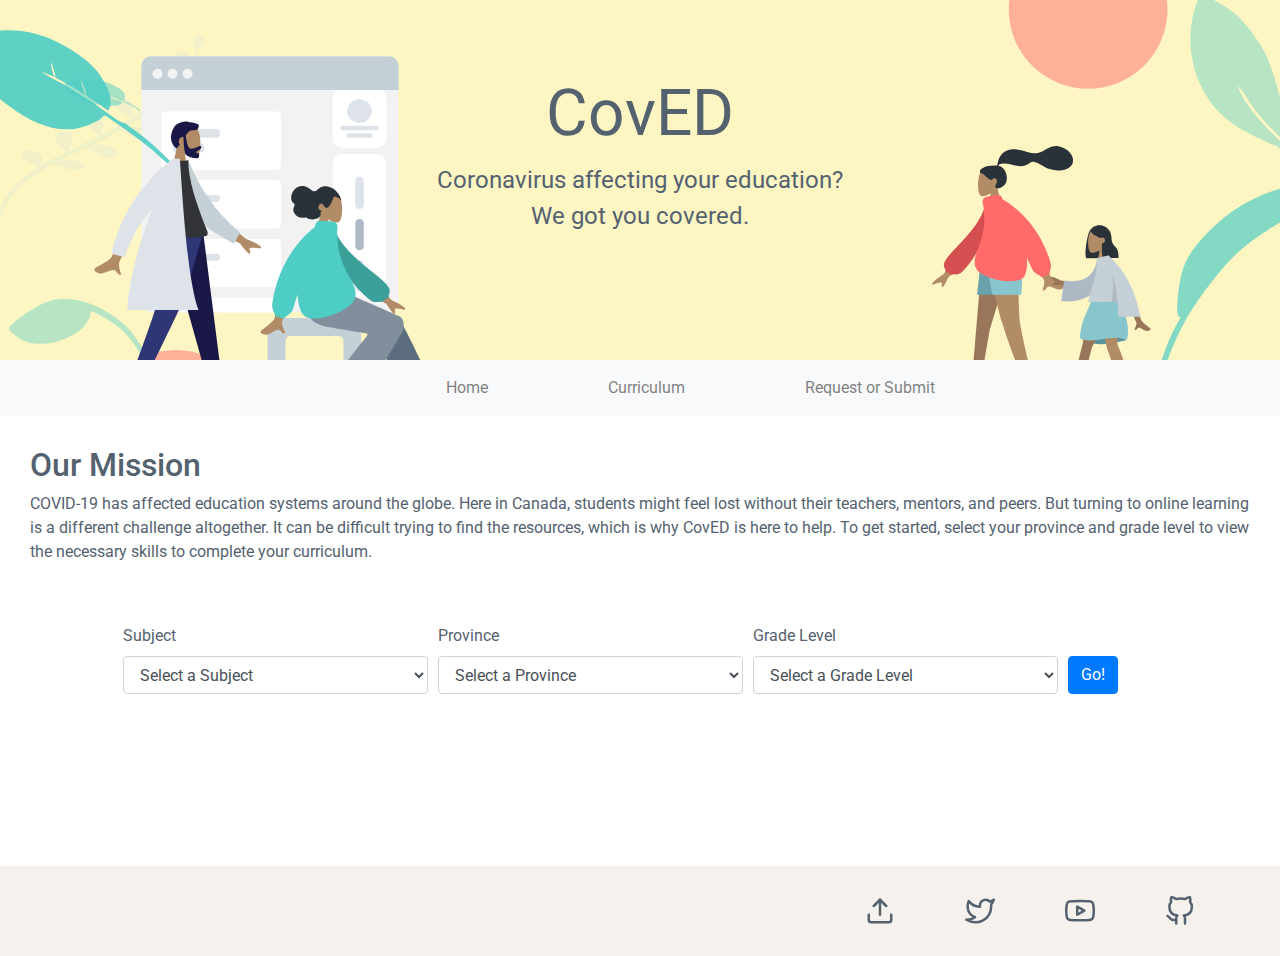
<file: index.html>
<!DOCTYPE html>
<html lang="en" dir="ltr">
    <head>
        <meta charset="UTF-8">
        <meta name="viewport" content="width=device-width, initial-scale=1.0">
        <link rel="icon" type="image/png" href="assets/icons/favicon.svg"/>
        <title>CovED</title>

        <link rel="stylesheet" type="text/css" href="assets/bootstrap/bootstrap.min.css">
        <link rel="stylesheet" type="text/css" href="main.css">
        <link href="https://fonts.googleapis.com/css2?family=Roboto:wght@300;400;500;700&display=swap" rel="stylesheet">

        <script src="https://code.jquery.com/jquery-3.2.1.slim.min.js" integrity="sha384-KJ3o2DKtIkvYIK3UENzmM7KCkRr/rE9/Qpg6aAZGJwFDMVNA/GpGFF93hXpG5KkN" crossorigin="anonymous"></script>
        <script src="https://cdnjs.cloudflare.com/ajax/libs/popper.js/1.12.9/umd/popper.min.js" integrity="sha384-ApNbgh9B+Y1QKtv3Rn7W3mgPxhU9K/ScQsAP7hUibX39j7fakFPskvXusvfa0b4Q" crossorigin="anonymous"></script>
        <script src="assets/bootstrap/bootstrap.min.js"></script>
    </head>
    <body>
        <header>
            <h1>CovED</h1>
            <p>Coronavirus affecting your education?<br>We got you covered.</p>
        </header>
        <nav class="navbar navbar-expand-lg navbar-light bg-light">
          <div class="collapse navbar-collapse" id="navbarNavDropdown">
            <ul class="navbar-nav">
              <li class="nav-item">
                <a class="nav-link" href="index.html">Home <span class="sr-only">(current)</span></a>
              </li>
              <li class="nav-item">
                <a class="nav-link" href="curriculum.html">Curriculum</a>
              </li>
              <li class="nav-item">
                <a class="nav-link" href="request.html">Request or Submit</a>
              </li>
            </ul>
          </div>
        </nav>
        <section>
            <h2>Our Mission</h2>
            <p>
                COVID-19 has affected education systems around the globe. Here in Canada, students might feel lost without their teachers, mentors, and peers. But turning to online learning is a different challenge altogether. It can be difficult trying to find the resources, which is why CovED is here to help. To get started, select your province and grade level to view the necessary skills to complete your curriculum.
            </p>
            <div class="select-forms">
                <div class="form-group-subject">
                    <label for="select-form-subject" id="select-form-subject-label">Subject</label>
                    <select class="form-control" id="select-form-subject">
                        <option value="" selected disabled hidden>Select a Subject</option>
                        <option value="chemistry">Chemistry</option>
                        <option value="math">Math</option>
                        <option value="physics">Physics</option>
                        <option value="biology">Biology</option>
                    </select>
                </div>
                <div class="form-group-province">
                    <label for="select-form-province" id="select-form-province-label">Province</label>
                    <select class="form-control" id="select-form-province">
                        <option value="" selected disabled hidden>Select a Province</option>
                        <option value="bc">British Columbia</option>
                        <option value="ab">Alberta</option>
                        <option value="sk">Saskatchewan</option>
                        <option value="mb">Manitoba</option>
                        <option value="on">Ontario</option>
                        <option value="qc">Québec</option>
                        <option value="nb">New Brunswick</option>
                        <option value="ns">Nova Scotia</option>
                        <option value="pe">Prince Edward Island</option>
                        <option value="nl">Newfoundland and Labrador</option>
                        <option value="yt">Yukon</option>
                        <option value="nt">Northwest Territories</option>
                        <option value="nu">Nunavut</option>
                    </select>
                </div>
                <div class="form-group-grade-level">
                    <label for="select-form-grade-level" id="select-form-grade-level-label">Grade Level</label>
                    <select class="form-control" id="select-form-grade-level">
                        <option value="" selected disabled hidden>Select a Grade Level</option>
                        <option value="11">Grade 11</option>
                        <option value="12">Grade 12</option>
                    </select>
                </div>
                <a class="btn btn-primary" id="go-button" href="#">Go!</a>
            </div>
        </section>

        <footer>
            <div class="icons">
                <img src="assets/icons/upload.svg" alt="Upload"/>
                <img src="assets/icons/twitter.svg" alt="Twitter"/>
                <img src="assets/icons/youtube.svg" alt="YouTube"/>
                <img src="assets/icons/github.svg" alt="GitHub"/>
            </div>
        </footer>
    </body>
    <script src="main.js"></script>
</html>
</file>
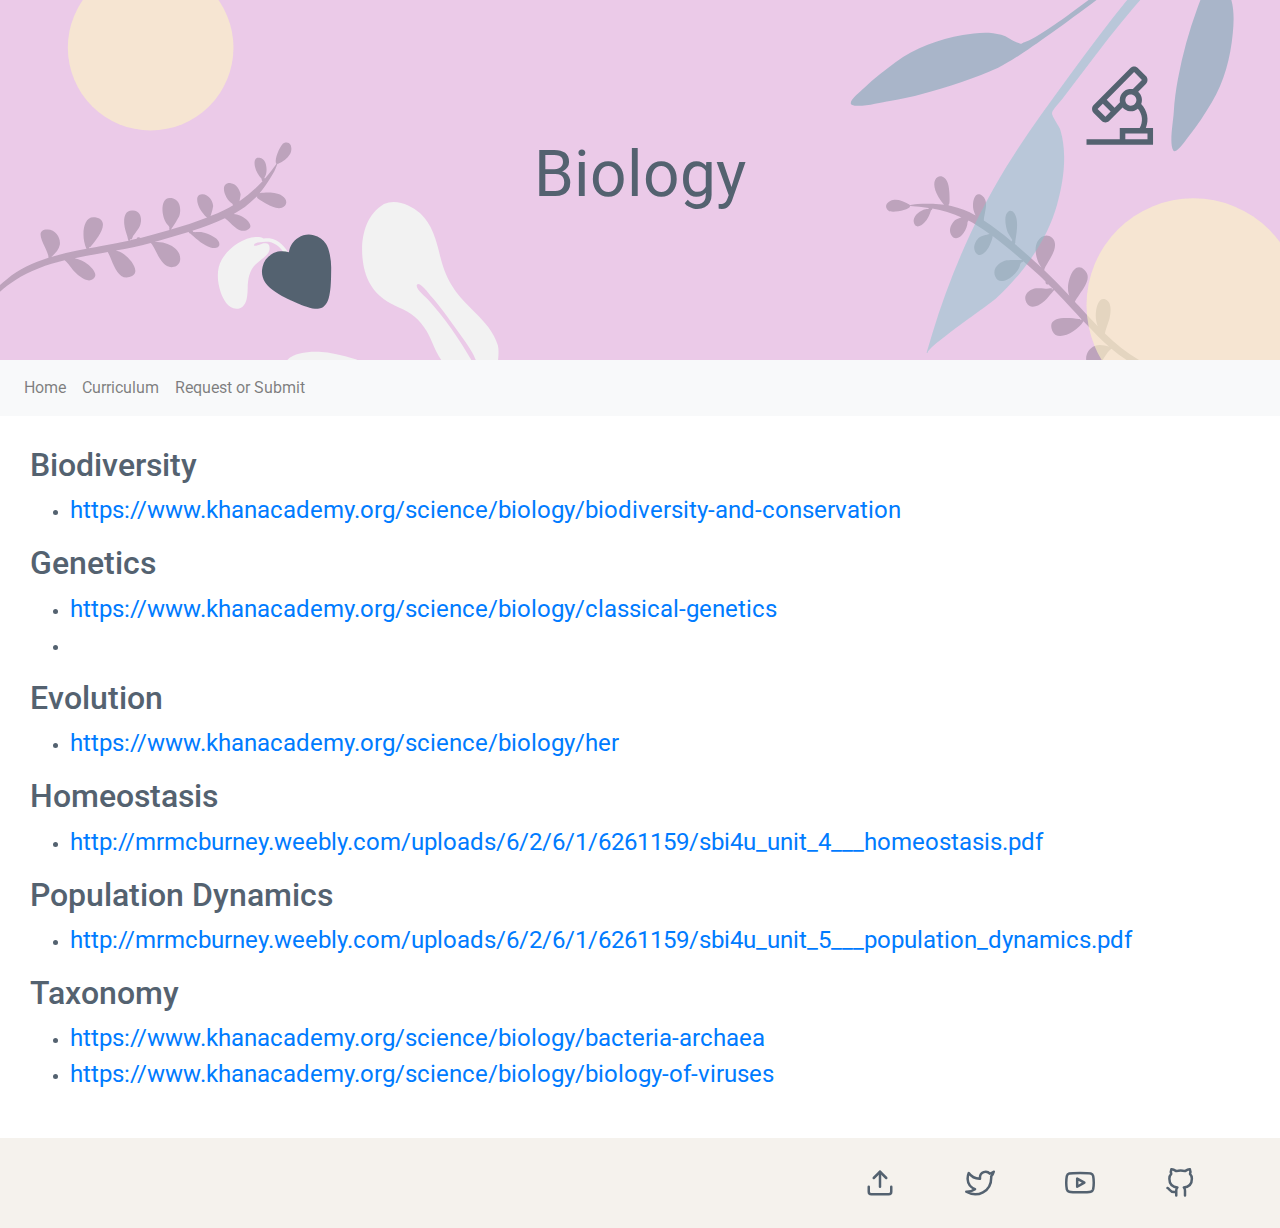
<file: biology.html>
<!DOCTYPE html>
<html lang="en" dir="ltr">
  <head>
    <meta charset="utf-8">
    <link rel="icon" type="image/png" href="assets/icons/favicon.svg"/>
    <link rel="stylesheet" type="text/css" href="assets/bootstrap/bootstrap.min.css">
    <link rel="stylesheet" type="text/css" href="subjectstyle.css">
    <link href="https://fonts.googleapis.com/css2?family=Roboto:wght@300;400;500;700&display=swap" rel="stylesheet">
    <title>Biology</title>
  </head>
  <body>
    <header style="background-image: url(assets/images/biologyheader.svg);">
      <h1>Biology</h1>
    </header>
    <nav class="navbar navbar-expand-lg navbar-light bg-light">
      <div class="collapse navbar-collapse" id="navbarNavDropdown">
        <ul class="navbar-nav">
          <li class="nav-item">
            <a class="nav-link" href="index.html">Home <span class="sr-only">(current)</span></a>
          </li>
          <li class="nav-item">
            <a class="nav-link" href="curriculum.html">Curriculum</a>
          </li>
          <li class="nav-item">
            <a class="nav-link" href="request.html">Request or Submit</a>
          </li>
        </ul>
      </div>
    </nav>
    <section>
        <div id="biodiversity">
            <h2>Biodiversity</h2>
            <ul>
                <li><a href="https://www.khanacademy.org/science/biology/biodiversity-and-conservation">https://www.khanacademy.org/science/biology/biodiversity-and-conservation</a></li>
            </ul>
        </div>
        <div id="genetics">
            <h2>Genetics</h2>
            <ul>
                <li><a href="https://www.khanacademy.org/science/biology/classical-genetics">https://www.khanacademy.org/science/biology/classical-genetics</a></li>
                <li><a href=""></a></li>

            </ul>
        </div>
        <div id="evolution">
            <h2>Evolution</h2>
            <ul>
                <li><a href="https://www.khanacademy.org/science/biology/her">https://www.khanacademy.org/science/biology/her</a></li>

            </ul>
        </div>
        <div id="homeostasis">
            <h2>Homeostasis</h2>
            <ul>
                <li><a href="http://mrmcburney.weebly.com/uploads/6/2/6/1/6261159/sbi4u_unit_4___homeostasis.pdf">http://mrmcburney.weebly.com/uploads/6/2/6/1/6261159/sbi4u_unit_4___homeostasis.pdf</a></li>
            </ul>
        </div>
        <div id="populationdynamics">
            <h2>Population Dynamics</h2>
            <ul>
                <li><a href="http://mrmcburney.weebly.com/uploads/6/2/6/1/6261159/sbi4u_unit_5___population_dynamics.pdf">http://mrmcburney.weebly.com/uploads/6/2/6/1/6261159/sbi4u_unit_5___population_dynamics.pdf</a></li>
            </ul>
        </div>
        <div id="taxonomy">
            <h2>Taxonomy</h2>
            <ul>
                <li><a href="https://www.khanacademy.org/science/biology/bacteria-archaea">https://www.khanacademy.org/science/biology/bacteria-archaea</a></li>
                <li><a href="https://www.khanacademy.org/science/biology/biology-of-viruses">https://www.khanacademy.org/science/biology/biology-of-viruses</a></li>
            </ul>
        </div>
    </section>
    <footer>
        <div class="icons">
            <img src="assets/icons/upload.svg" alt="Upload" align="right"/>
            <img src="assets/icons/twitter.svg" alt="Twitter" align="right"/>
            <img src="assets/icons/youtube.svg" alt="YouTube" align="right"/>
            <img src="assets/icons/github.svg" alt="GitHub" align="right"/>
        </div>
    </footer>
  </body>
</html>
</file>
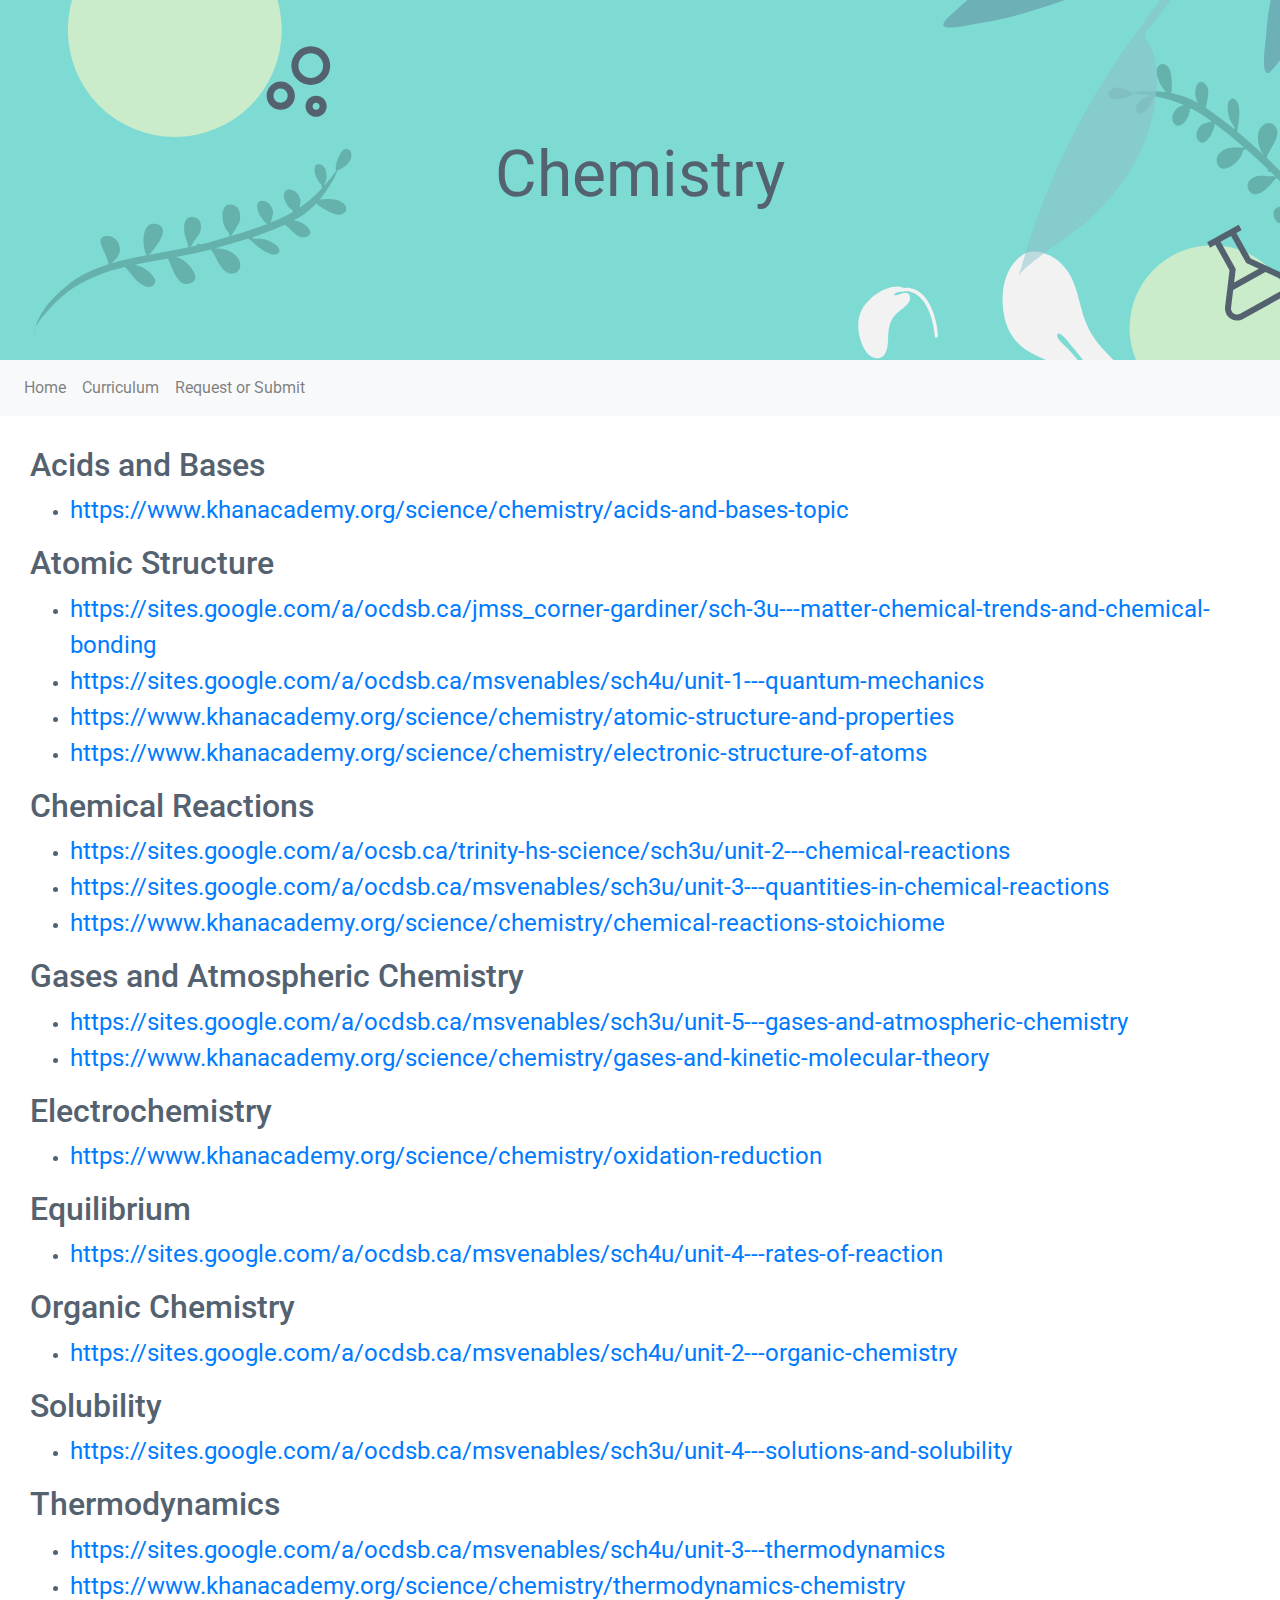
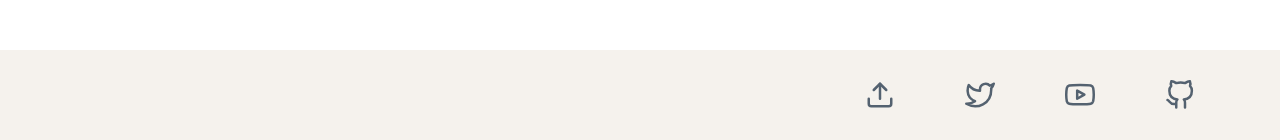
<file: chemistry.html>
<!DOCTYPE html>
<html lang="en" dir="ltr">
  <head>
    <meta charset="utf-8">
    <link rel="icon" type="image/png" href="assets/icons/favicon.svg"/>
    <link rel="stylesheet" type="text/css" href="assets/bootstrap/bootstrap.min.css">
    <link rel="stylesheet" type="text/css" href="subjectstyle.css">
    <link href="https://fonts.googleapis.com/css2?family=Roboto:wght@300;400;500;700&display=swap" rel="stylesheet">
    <title>Biology</title>
  </head>
  <body>
    <header style="background-image: url(assets/images/chemistryHeader.svg);">
      <h1>Chemistry</h1>
    </header>
    <nav class="navbar navbar-expand-lg navbar-light bg-light">
      <div class="collapse navbar-collapse" id="navbarNavDropdown">
        <ul class="navbar-nav">
          <li class="nav-item">
            <a class="nav-link" href="index.html">Home <span class="sr-only">(current)</span></a>
          </li>
          <li class="nav-item">
            <a class="nav-link" href="curriculum.html">Curriculum</a>
          </li>
          <li class="nav-item">
            <a class="nav-link" href="request.html">Request or Submit</a>
          </li>
        </ul>
      </div>
    </nav>
    <section>
        <div id="acidsandbases">
            <h2>Acids and Bases</h2>
            <ul>
                <li><a href="https://www.khanacademy.org/science/chemistry/acids-and-bases-topic">https://www.khanacademy.org/science/chemistry/acids-and-bases-topic</a></li>
            </ul>
        </div>
        <div id="atomicstructure">
            <h2>Atomic Structure</h2>
            <ul>
                <li><a href="https://sites.google.com/a/ocdsb.ca/jmss_corner-gardiner/sch-3u---matter-chemical-trends-and-chemical-bonding">https://sites.google.com/a/ocdsb.ca/jmss_corner-gardiner/sch-3u---matter-chemical-trends-and-chemical-bonding</a></li>
                <li><a href="https://sites.google.com/a/ocdsb.ca/msvenables/sch4u/unit-1---quantum-mechanics">https://sites.google.com/a/ocdsb.ca/msvenables/sch4u/unit-1---quantum-mechanics</a></li>
                <li><a href="https://www.khanacademy.org/science/chemistry/atomic-structure-and-properties">https://www.khanacademy.org/science/chemistry/atomic-structure-and-properties</a></li>
                <li><a href="https://www.khanacademy.org/science/chemistry/electronic-structure-of-atoms">https://www.khanacademy.org/science/chemistry/electronic-structure-of-atoms</a></li>
            </ul>
        </div>
        <div id="chemicalreactions">
            <h2>Chemical Reactions</h2>
            <ul>
                <li><a href="https://sites.google.com/a/ocsb.ca/trinity-hs-science/sch3u/unit-2---chemical-reactions">https://sites.google.com/a/ocsb.ca/trinity-hs-science/sch3u/unit-2---chemical-reactions</a></li>
                <li><a href="https://sites.google.com/a/ocdsb.ca/msvenables/sch3u/unit-3---quantities-in-chemical-reactions">https://sites.google.com/a/ocdsb.ca/msvenables/sch3u/unit-3---quantities-in-chemical-reactions</a></li>
                <li><a href="https://www.khanacademy.org/science/chemistry/chemical-reactions-stoichiome">https://www.khanacademy.org/science/chemistry/chemical-reactions-stoichiome</a></li>
            </ul>
        </div>
        <div id="gasesandatmosphericchemistry">
            <h2>Gases and Atmospheric Chemistry</h2>
            <ul>
                <li><a href="https://sites.google.com/a/ocdsb.ca/msvenables/sch3u/unit-5---gases-and-atmospheric-chemistry">https://sites.google.com/a/ocdsb.ca/msvenables/sch3u/unit-5---gases-and-atmospheric-chemistry</a></li>
                <li><a href="https://www.khanacademy.org/science/chemistry/gases-and-kinetic-molecular-theory">https://www.khanacademy.org/science/chemistry/gases-and-kinetic-molecular-theory</a></li>
            </ul>
        </div>
        <div id="electrochemistry">
            <h2>Electrochemistry</h2>
            <ul>
                <li><a href="https://www.khanacademy.org/science/chemistry/oxidation-reduction">https://www.khanacademy.org/science/chemistry/oxidation-reduction</a></li>
            </ul>
        </div>
        <div id="equilibrium">
            <h2>Equilibrium</h2>
            <ul>
                <li><a href="https://sites.google.com/a/ocdsb.ca/msvenables/sch4u/unit-4---rates-of-reaction">https://sites.google.com/a/ocdsb.ca/msvenables/sch4u/unit-4---rates-of-reaction</a></li>
            </ul>
        </div>
        <div id="organicchemistry">
            <h2>Organic Chemistry</h2>
            <ul>
                <li><a href="https://sites.google.com/a/ocdsb.ca/msvenables/sch4u/unit-2---organic-chemistry">https://sites.google.com/a/ocdsb.ca/msvenables/sch4u/unit-2---organic-chemistry</a></li>
            </ul>
        </div>
        <div id="solubility">
            <h2>Solubility</h2>
            <ul>
                <li><a href="https://sites.google.com/a/ocdsb.ca/msvenables/sch3u/unit-4---solutions-and-solubility">https://sites.google.com/a/ocdsb.ca/msvenables/sch3u/unit-4---solutions-and-solubility</a></li>
            </ul>
        </div>
        <div id="thermodynamics">
            <h2>Thermodynamics</h2>
            <ul>
                <li><a href="https://sites.google.com/a/ocdsb.ca/msvenables/sch4u/unit-3---thermodynamics">https://sites.google.com/a/ocdsb.ca/msvenables/sch4u/unit-3---thermodynamics</a></li>
                <li><a href="https://www.khanacademy.org/science/chemistry/thermodynamics-chemistry">https://www.khanacademy.org/science/chemistry/thermodynamics-chemistry</a></li>
            </ul>
        </div>
    </section>
    <footer>
        <div class="icons">
            <img src="assets/icons/upload.svg" alt="Upload" align="right"/>
            <img src="assets/icons/twitter.svg" alt="Twitter" align="right"/>
            <img src="assets/icons/youtube.svg" alt="YouTube" align="right"/>
            <img src="assets/icons/github.svg" alt="GitHub" align="right"/>
        </div>
    </footer>
  </body>
</html>
</file>
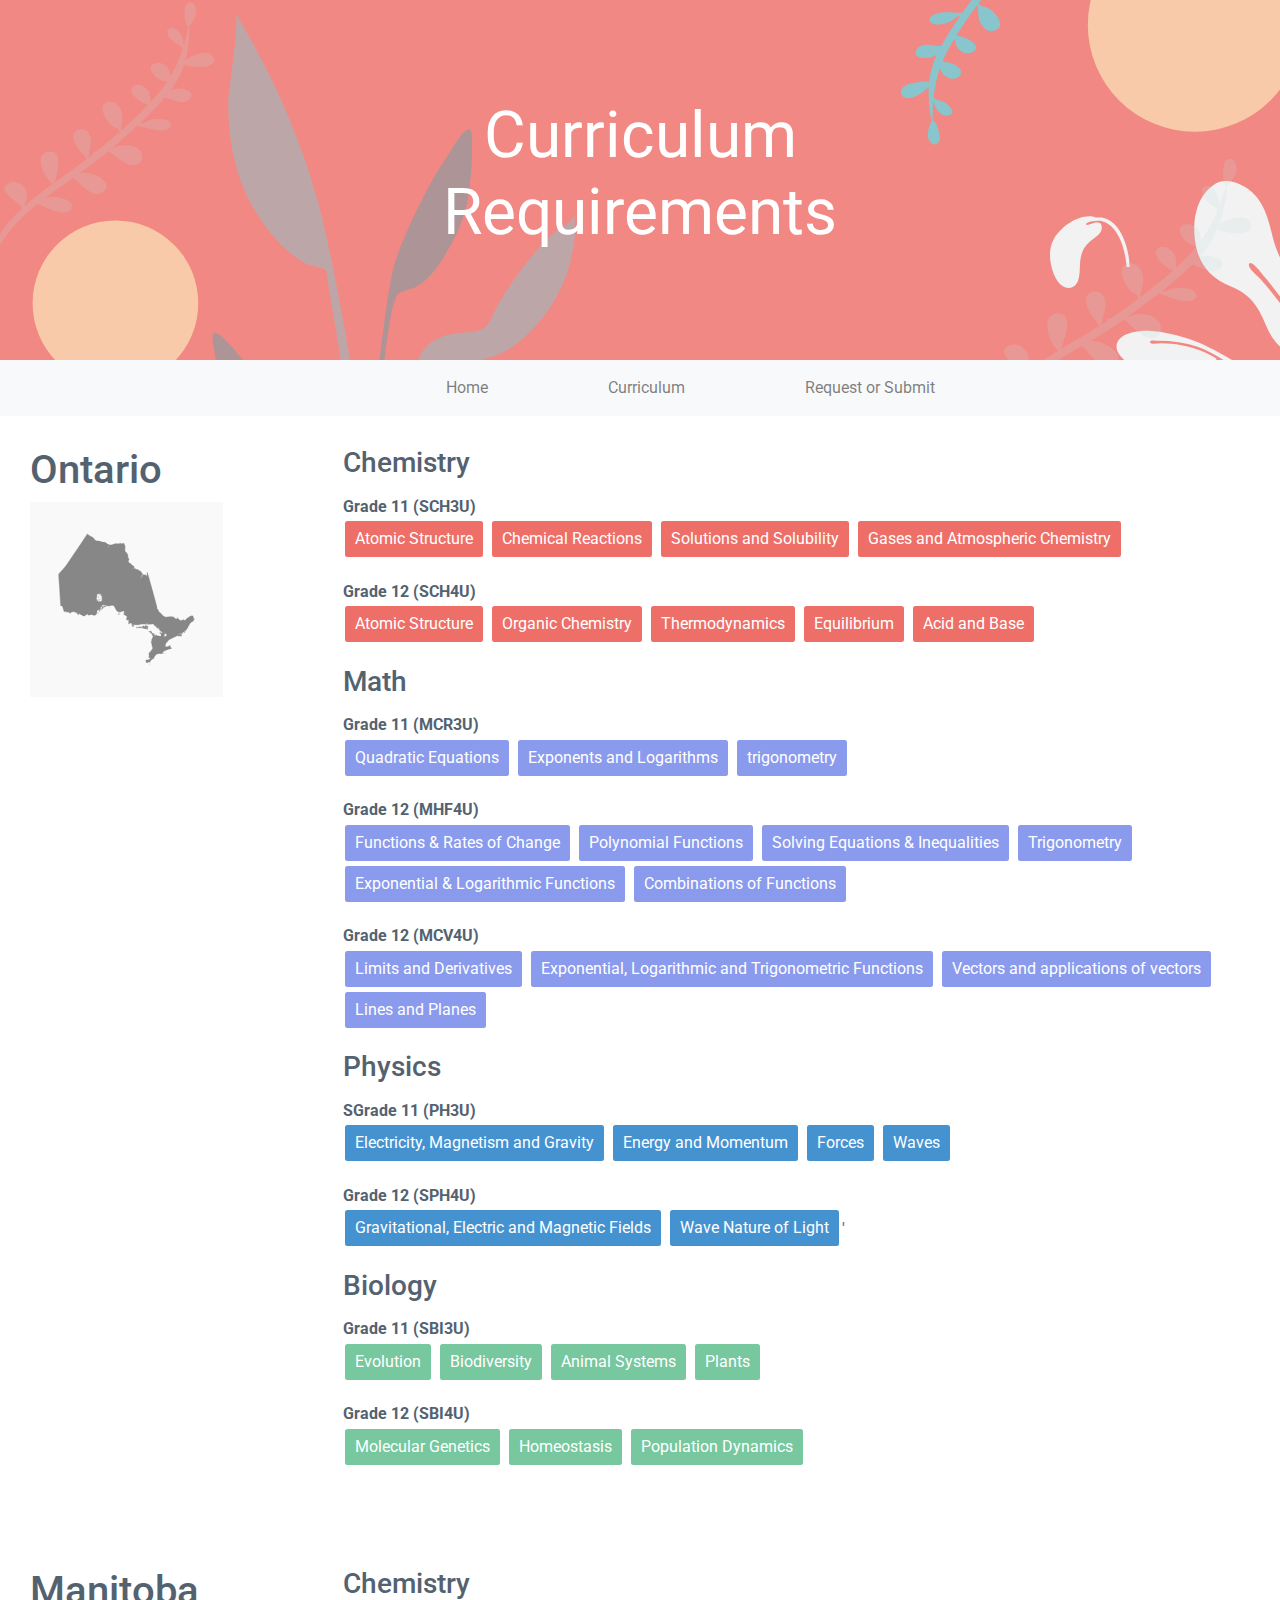
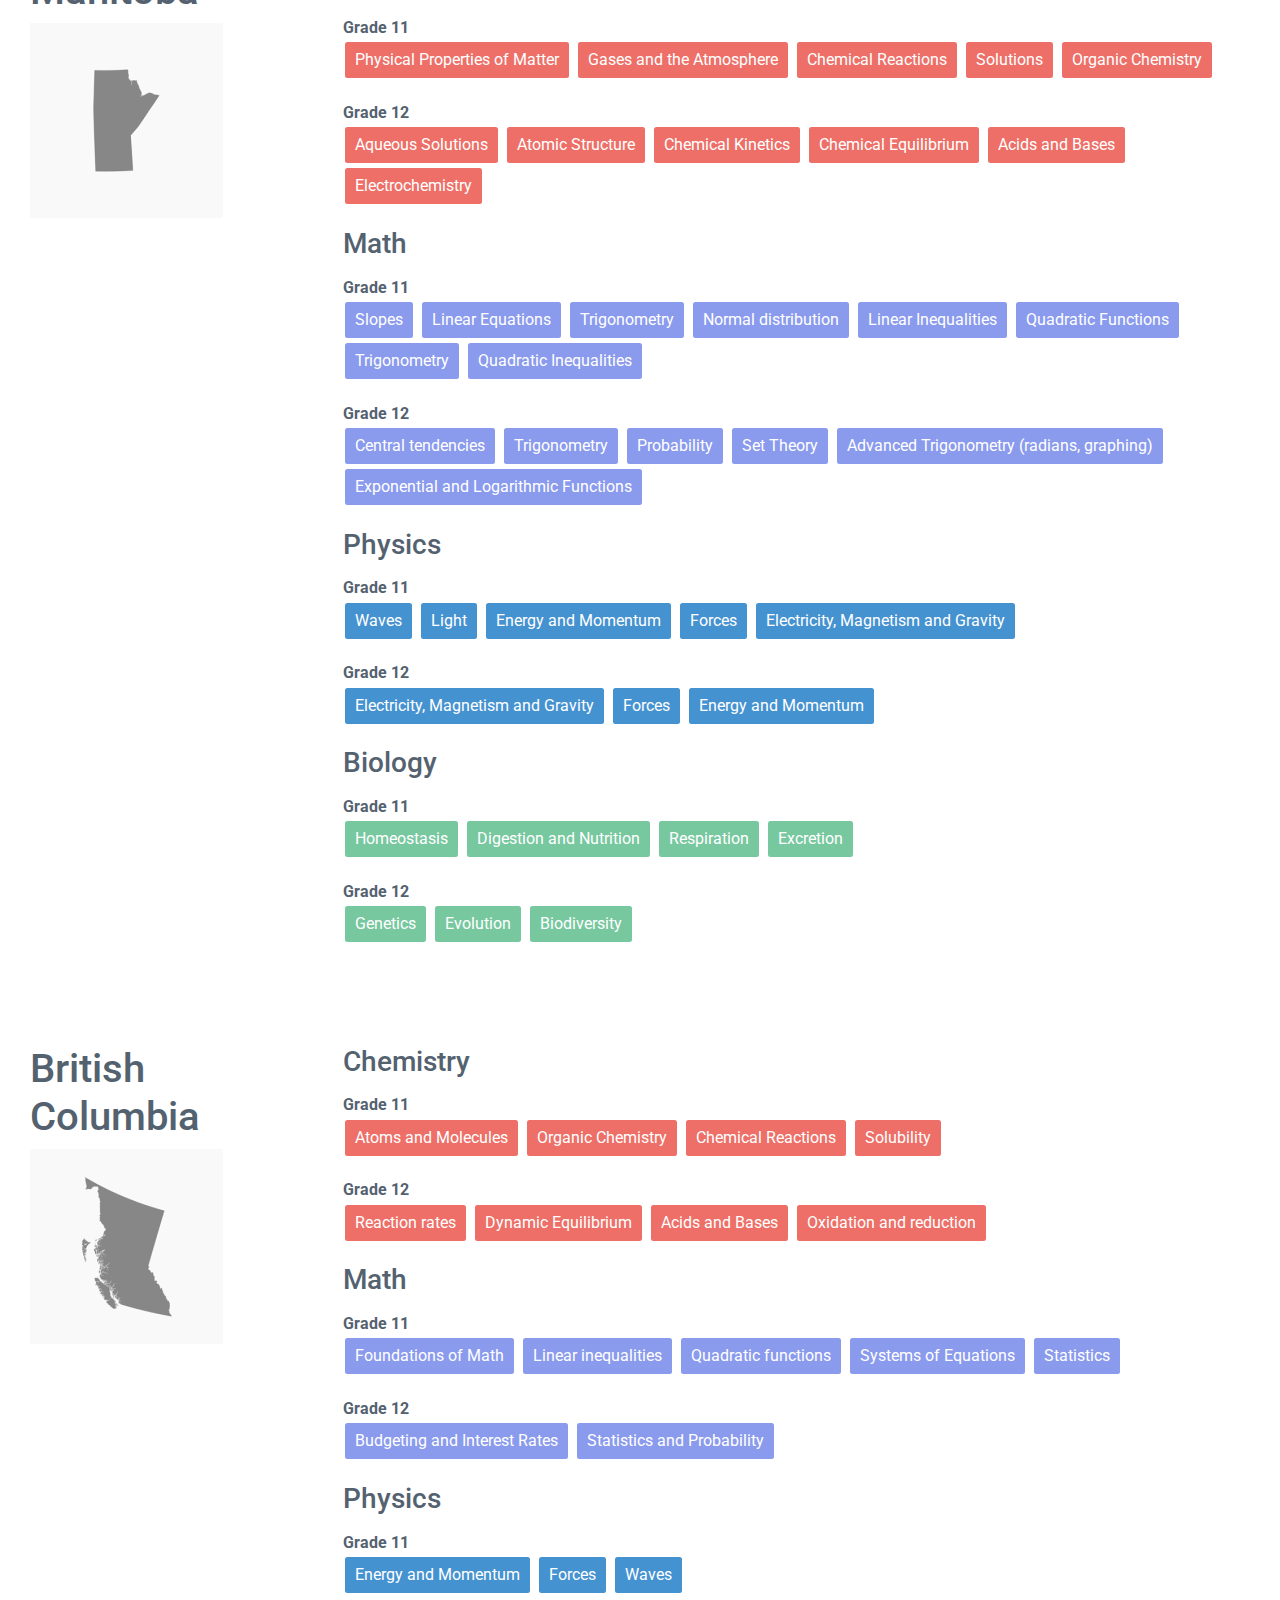
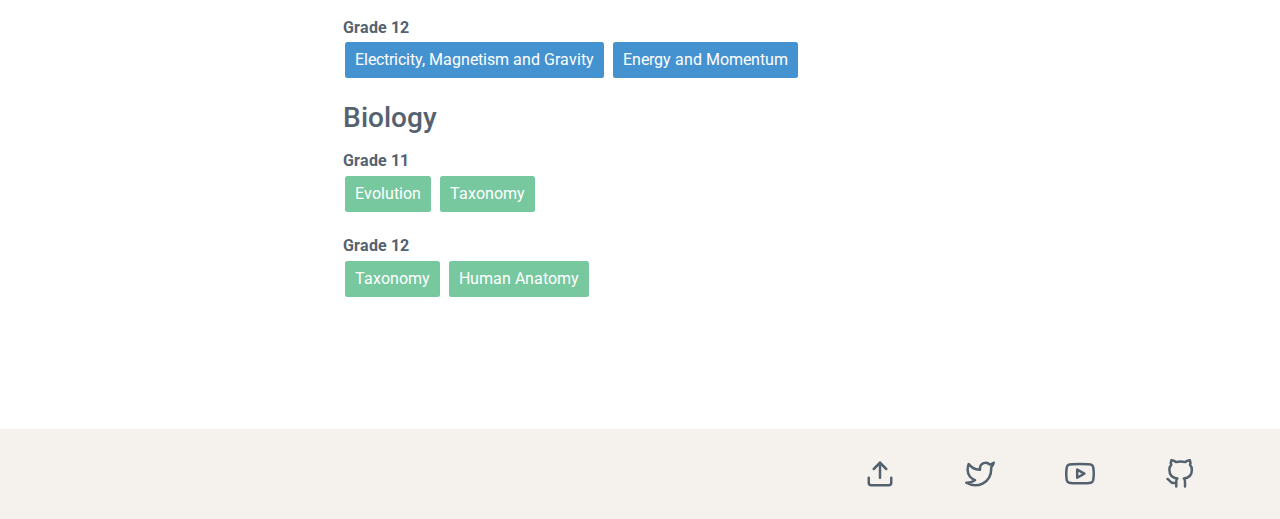
<file: curriculum.html>
<!DOCTYPE html>
<html lang="en">
<head>
    <meta charset="utf-8">
    <link rel="icon" type="image/png" href="assets/icons/favicon.svg"/>
    <meta name="viewport" content="width=device-width, initial-scale=1.0">
    <title>Curriculum Requirements</title>
    <link rel="stylesheet" type="text/css" href="assets/bootstrap/bootstrap.min.css">
    <link rel="stylesheet" type="text/css" href="curriculum.css">
    <link href="https://fonts.googleapis.com/css2?family=Roboto:wght@300;400;500;700&display=swap" rel="stylesheet">

    <script src="https://code.jquery.com/jquery-3.2.1.slim.min.js" integrity="sha384-KJ3o2DKtIkvYIK3UENzmM7KCkRr/rE9/Qpg6aAZGJwFDMVNA/GpGFF93hXpG5KkN" crossorigin="anonymous"></script>
    <script src="https://cdnjs.cloudflare.com/ajax/libs/popper.js/1.12.9/umd/popper.min.js" integrity="sha384-ApNbgh9B+Y1QKtv3Rn7W3mgPxhU9K/ScQsAP7hUibX39j7fakFPskvXusvfa0b4Q" crossorigin="anonymous"></script>
    <script src="assets/bootstrap/bootstrap.min.js"></script>
</head>
<body>
    <header>
        <h1>Curriculum<br>Requirements</h1>
    </header>
    <nav class="navbar navbar-expand-lg navbar-light bg-light">
      <div class="collapse navbar-collapse" id="navbarNavDropdown">
        <ul class="navbar-nav">
          <li class="nav-item">
            <a class="nav-link" href="index.html">Home <span class="sr-only">(current)</span></a>
          </li>
          <li class="nav-item">
            <a class="nav-link" href="curriculum.html">Curriculum</a>
          </li>
          <li class="nav-item">
            <a class="nav-link" href="request.html">Request or Submit</a>
          </li>
        </ul>
      </div>
    </nav>
    <section>
        <div class="province">
            <div class="row">
                <div class="col-3">
                    <h1>Ontario</h1>
                    <img src="assets/images/ontario.png" alt="Ontario"/>
                </div>
                <div class="col-9">
                    <h3 id="chemistry-on-11">Chemistry</h3>
                    <p>Grade 11 (SCH3U)</p>
                    <div class="button-line">
                        <a class="chemistry btn-primary" href="chemistry.html#atomicstructure">Atomic Structure</a>
                        <a class="chemistry btn-primary" href="chemistry.html#chemicalreactions">Chemical Reactions</a>
                        <a class="chemistry btn-primary" href="chemistry.html#solutionsandsolubility">Solutions and Solubility</a>
                        <a class="chemistry btn-primary" href="chemistry.html#gasesandatmosphericchemistry">Gases and Atmospheric Chemistry</a>
                    </div>
                    <p id="chemistry-on-12">Grade 12 (SCH4U)</p>
                    <div class="button-line">
                        <a class="chemistry btn-primary" href="chemistry.html#atomicstructure">Atomic Structure</a>
                        <a class="chemistry btn-primary" href="chemistry.html#organicchemistry">Organic Chemistry</a>
                        <a class="chemistry btn-primary" href="chemistry.html#thermodynamics">Thermodynamics</a>
                        <a class="chemistry btn-primary" href="chemistry.html#Equilibrium">Equilibrium</a>
                        <a class="chemistry btn-primary" href="chemistry.html#acidbase">Acid and Base</a>
                    </div>

                    <h3 id="math-on-11">Math</h3>
                    <p>Grade 11 (MCR3U)</p>
                    <div class="button-line">
                        <a class="math btn-primary" href="math.html#quadraticequations">Quadratic Equations</a>
                        <a class="math btn-primary" href="math.html#exponentsandlogarithms">Exponents and Logarithms</a>
                        <a class="math btn-primary" href="math.html#trigonometry">trigonometry</a>
                    </div>
                    <p id="math-on-12">Grade 12 (MHF4U)</p>
                    <div class="button-line">
                        <a class="math btn-primary" href="math.html#limitsandderivatives">Functions & Rates of Change</a>
                        <a class="math btn-primary" href="math.html#quadraticequations">Polynomial Functions</a>
                        <a class="math btn-primary" href="math.html#inequalities">Solving Equations & Inequalities</a>
                        <a class="math btn-primary" href="math.html#trigonomtery">Trigonometry</a>
                        <a class="math btn-primary" href="math.html#exponentsandlogarithms">Exponential & Logarithmic Functions</a>
                        <a class="math btn-primary" href="math.html#exponentsandlogarithms">Combinations of Functions</a>
                    </div>
                    <p>Grade 12 (MCV4U)</p>
                    <div class="button-line">
                        <a class="math btn-primary" href="physics.html#limitsandderivatives">Limits and Derivatives</a>
                        <a class="math btn-primary" href="physics.html#exponentsandlogarithms">Exponential, Logarithmic and Trigonometric Functions</a>
                        <a class="math btn-primary" href="physics.html#vectors">Vectors and applications of vectors</a>
                        <a class="math btn-primary" href="physics.html#linearalgebra">Lines and Planes</a>
                    </div>

                    <h3 id="physics-on-11">Physics</h3>
                    <p>SGrade 11 (PH3U)</p>
                    <div class="button-line">
                        <a class="physics btn-primary" href="physics.html#electricitymagnetismandgravity">Electricity, Magnetism and Gravity</a>
                        <a class="physics btn-primary" href="physics.html#energyandmomentum">Energy and Momentum</a>
                        <a class="physics btn-primary" href="physics.html#forces">Forces</a>
                        <a class="physics btn-primary" href="physics.html#waves">Waves</a>
                    </div>
                    <p id="physics-on-12">Grade 12 (SPH4U)</p>
                    <div class="button-line">
                        <a class="physics btn-primary" href="physics.html#electricity">Gravitational, Electric and Magnetic Fields</a>
                        <a class="physics btn-primary" href="physics.html#waves">Wave Nature of Light</a>'
                    </div>

                    <h3 id="biology-on-11">Biology</h3>
                    <p>Grade 11 (SBI3U)</p>
                    <div class="button-line">
                        <a class="biology btn-primary" href="biology.html#evolution">Evolution</a>
                        <a class="biology btn-primary" href="biology.html#biodiversity">Biodiversity</a>
                        <a class="biology btn-primary" href="biology.html#taxonomy">Animal Systems</a>
                        <a class="biology btn-primary" href="biology.html#taxonomy">Plants</a>
                    </div>
                    <p id="biology-on-12">Grade 12 (SBI4U)</p>
                    <div class="button-line">
                        <a class="biology btn-primary" href="biology.html#genetics">Molecular Genetics</a>
                        <a class="biology btn-primary" href="biology.html#homeostasis">Homeostasis</a>
                        <a class="biology btn-primary" href="biology.html#populationdynamics">Population Dynamics</a>
                    </div>
                </div>
            </div>
            <div class="row">
                <div class="col-3">
                    <h1>Manitoba</h1>
                    <img src="assets/images/manitoba.png" alt="Manitoba"/>
                </div>
                <div class="col-9">
                    <h3 id="chemistry-mb-11">Chemistry</h3>
                    <p>Grade 11</p>
                    <div class="button-line">
                        <a class="chemistry btn-primary" href="chemistry.html#atomicstructure">Physical Properties of Matter</a>
                        <a class="chemistry btn-primary" href="chemistry.html##gasesandatmosphericchemistry">Gases and the Atmosphere</a>
                        <a class="chemistry btn-primary" href="chemistry.html#chemicalreactions">Chemical Reactions</a>
                        <a class="chemistry btn-primary" href="chemistry.html#solutionsandsolubility">Solutions</a>
                        <a class="chemistry btn-primary" href="chemistry.html#organicchemistry">Organic Chemistry</a>
                    </div>
                    <p id="chemistry-mb-12">Grade 12</p>
                    <div class="button-line">
                        <a class="chemistry btn-primary" href="chemistry.html#atomicstructure">Aqueous Solutions</a>
                        <a class="chemistry btn-primary" href="chemistry.html#atomicstructure">Atomic Structure</a>
                        <a class="chemistry btn-primary" href="chemistry.html#atomicstructure">Chemical Kinetics</a>
                        <a class="chemistry btn-primary" href="chemistry.html#atomicstructure">Chemical Equilibrium</a>
                        <a class="chemistry btn-primary" href="chemistry.html#atomicstructure">Acids and Bases</a>
                        <a class="chemistry btn-primary" href="chemistry.html#atomicstructure">Electrochemistry</a>
                    </div>

                    <h3 id="math-mb-11">Math</h3>
                    <p>Grade 11</p>
                    <div class="button-line">
                        <a class="math btn-primary" href="math.html#limitsandderivatives">Slopes</a>
                        <a class="math btn-primary" href="math.html#limitsandderivatives">Linear Equations</a>
                        <a class="math btn-primary" href="math.html#trigonometry">Trigonometry</a>
                        <a class="math btn-primary" href="math.html#statisticsandprobability">Normal distribution</a>
                        <a class="math btn-primary" href="math.html#inequalities">Linear Inequalities</a>
                        <a class="math btn-primary" href="math.html#quadraticequations">Quadratic Functions</a>
                        <a class="math btn-primary" href="math.html#trigonometry">Trigonometry</a>
                        <a class="math btn-primary" href="math.html#inequalities">Quadratic Inequalities</a>
                    </div>
                    <p id="math-mb-12">Grade 12</p>
                    <div class="button-line">
                        <a class="math btn-primary" href="math.html#statisticsandprobability">Central tendencies</a>
                        <a class="math btn-primary" href="math.html#trigonometry">Trigonometry</a>
                        <a class="math btn-primary" href="math.html#statisticsandprobability">Probability</a>
                        <a class="math btn-primary" href="math.html#statisticsandprobability">Set Theory</a>
                        <a class="math btn-primary" href="math.html#trigonometry">Advanced Trigonometry (radians, graphing)</a>
                        <a class="math btn-primary" href="math.html#exponentsandlogarithms">Exponential and Logarithmic Functions</a>
                    </div>

                    <h3 id="physics-mb-11">Physics</h3>
                    <p>Grade 11</p>
                    <div class="button-line">
                        <a class="physics btn-primary" href="physics.html#waves">Waves</a>
                        <a class="physics btn-primary" href="physics.html#light">Light</a>
                        <a class="physics btn-primary" href="physics.html#energyandmomentum">Energy and Momentum</a>
                        <a class="physics btn-primary" href="physics.html#forces">Forces</a>
                        <a class="physics btn-primary" href="physics.html#electricitymagnetismandgravity">Electricity, Magnetism and Gravity</a>
                    </div>
                    <p id="physics-mb-11">Grade 12</p>
                    <div class="button-line">
                        <a class="physics btn-primary" href="physics.html#electricitymagnetismandgravity">Electricity, Magnetism and Gravity</a>
                        <a class="physics btn-primary" href="physics.html#forces">Forces</a>
                        <a class="physics btn-primary" href="physics.html#energyandmomentum">Energy and Momentum</a>
                    </div>

                    <h3 id="biology-mb-11">Biology</h3>
                    <p>Grade 11</p>
                    <div class="button-line">
                        <a class="biology logybtn-primary" href="biology.html#homeostasis">Homeostasis</a>
                        <a class="biology btn-primary" href="biology.html#taxonomy">Digestion and Nutrition</a>
                        <a class="biology btn-primary" href="biology.html#taxonomy">Respiration</a>
                        <a class="biology btn-primary" href="biology.html#taxonomy">Excretion</a>
                    </div>
                    <p id="biology-mb-12">Grade 12</p>
                    <div class="button-line">
                        <a class="biology btn-primary" href="biology.html#genetics">Genetics</a>
                        <a class="biology btn-primary" href="biology.html#evolution">Evolution</a>
                        <a class="biology btn-primary" href="biology.html#biodiversity">Biodiversity</a>
                    </div>
                </div>
            </div>
            <div class="row">
                <div class="col-3">
                    <h1>British Columbia</h1>
                    <img src="assets/images/british columbia.png" alt="British Columbia"/>
                </div>
                <div class="col-9">
                    <h3 id="chemistry-bc-11">Chemistry</h3>
                    <p>Grade 11</p>
                    <div class="button-line">
                        <a class="chemistry btn-primary" href="chemistry.html#atomicstructure">Atoms and Molecules</a>
                        <a class="chemistry btn-primary" href="chemistry.html#organicchemistry">Organic Chemistry</a>
                        <a class="chemistry btn-primary" href="chemistry.html#chemicalreactions">Chemical Reactions</a>
                        <a class="chemistry btn-primary" href="chemistry.html#solubility">Solubility</a>
                    </div>
                    <p id="chemistry-bc-12">Grade 12</p>
                    <div class="button-line">
                        <a class="chemistry btn-primary" href="chemistry.html#equilibrium">Reaction rates</a>
                        <a class="chemistry btn-primary" href="chemistry.html#equilibrium">Dynamic Equilibrium</a>
                        <a class="chemistry btn-primary" href="chemistry.html#acidsandbases">Acids and Bases</a>
                        <a class="chemistry btn-primary" href="chemistry.html#genetics">Oxidation and reduction</a>
                    </div>

                    <h3 id="math-bc-11">Math</h3>
                    <p>Grade 11</p>
                    <div class="button-line">
                        <a class="math btn-primary" href="math.html#genetics">Foundations of Math</a>
                        <a class="math btn-primary" href="math.html#inequalities">Linear inequalities</a>
                        <a class="math btn-primary" href="math.html#quadraticequations">Quadratic functions</a>
                        <a class="math btn-primary" href="math.html#inequalities">Systems of Equations</a>
                        <a class="math btn-primary" href="math.html#statisticsandprobability">Statistics</a>
                    </div>
                    <p id="math-bc-12">Grade 12</p>
                    <div class="button-line">
                        <a class="math btn-primary" href="math.html#budgetingandinterestrates">Budgeting and Interest Rates</a>
                        <a class="math btn-primary" href="math.html#statisticsandprobability">Statistics and Probability</a>
                    </div>

                    <h3 id="physics-bc-11">Physics</h3>
                    <p>Grade 11</p>
                    <div class="button-line">
                        <a class="physics btn-primary" href="physics.html#energyandmomentum">Energy and Momentum</a>
                        <a class="physics btn-primary" href="physics.html#forces">Forces</a>
                        <a class="physics btn-primary" href="physics.html#waves">Waves</a>
                    </div>
                    <p id="physics-bc-12">Grade 12</p>
                    <div class="button-line">
                        <a class="physics btn-primary" href="physics.html#electricitymagnetismandgravity">Electricity, Magnetism and Gravity</a>
                        <a class="physics btn-primary" href="physics.html#energyandmomentum">Energy and Momentum</a>
                    </div>

                    <h3 id="biology-bc-11">Biology</h3>
                    <p>Grade 11</p>
                    <div class="button-line">
                        <a class="biology btn-primary" href="biology.html#evolution">Evolution</a>
                        <a class="biology btn-primary" href="biology.html#taxonomy">Taxonomy</a>
                    </div>
                    <p id="biology-bc-12">Grade 12</p>
                    <div class="button-line">
                        <a class="biology btn-primary" href="biology.html#taxonomy">Taxonomy</a>
                        <a class="biology btn-primary" href="biology.html#taxonomy">Human Anatomy</a>
                    </div>
                </div>
            </div>
        </div>
    </section>
    <footer>
        <div class="icons">
            <img src="assets/icons/upload.svg" alt="Upload" align="right"/>
            <img src="assets/icons/twitter.svg" alt="Twitter" align="right"/>
            <img src="assets/icons/youtube.svg" alt="YouTube" align="right"/>
            <img src="assets/icons/github.svg" alt="GitHub" align="right"/>
        </div>
    </footer>
</body>
</html>
</file>
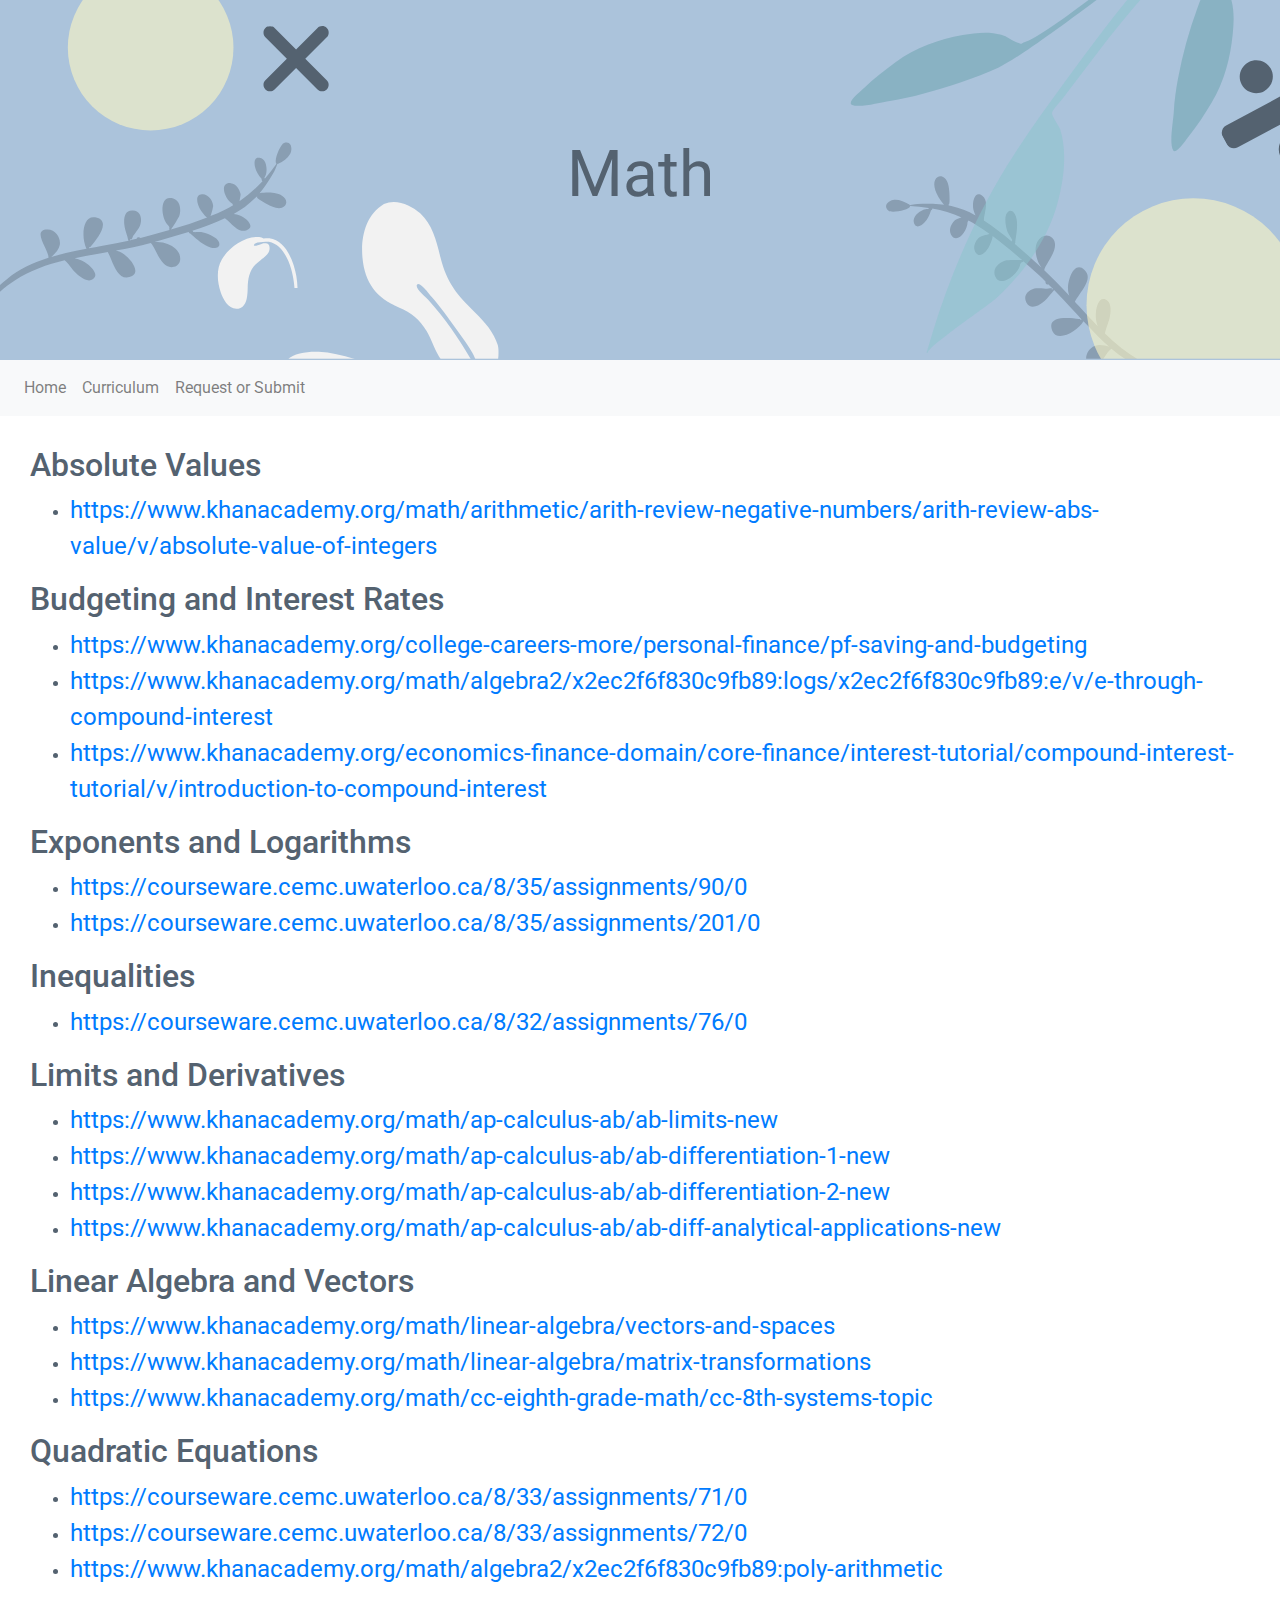
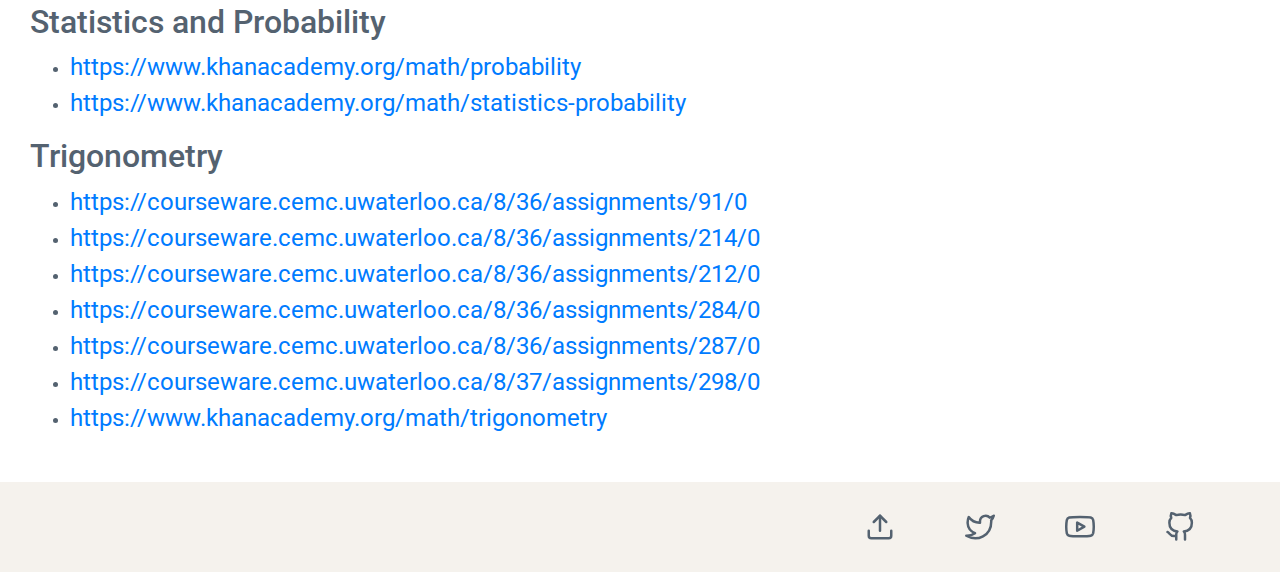
<file: math.html>
<!DOCTYPE html>
<html lang="en" dir="ltr">
  <head>
    <meta charset="utf-8">
    <link rel="icon" type="image/png" href="assets/icons/favicon.svg"/>
    <link rel="stylesheet" type="text/css" href="assets/bootstrap/bootstrap.min.css">
    <link rel="stylesheet" type="text/css" href="subjectstyle.css">
    <link href="https://fonts.googleapis.com/css2?family=Roboto:wght@300;400;500;700&display=swap" rel="stylesheet">
    <title>Biology</title>
  </head>
  <body>
    <header style="background-image: url(assets/images/mathHeader.svg);">
      <h1>Math</h1>
    </header>
    <nav class="navbar navbar-expand-lg navbar-light bg-light">
      <div class="collapse navbar-collapse" id="navbarNavDropdown">
        <ul class="navbar-nav">
          <li class="nav-item">
            <a class="nav-link" href="index.html">Home <span class="sr-only">(current)</span></a>
          </li>
          <li class="nav-item">
            <a class="nav-link" href="curriculum.html">Curriculum</a>
          </li>
          <li class="nav-item">
            <a class="nav-link" href="request.html">Request or Submit</a>
          </li>
        </ul>
      </div>
    </nav>
    <section>
        <div id="absolutevalues">
            <h2>Absolute Values</h2>
            <ul>
                <li><a href="https://www.khanacademy.org/math/arithmetic/arith-review-negative-numbers/arith-review-abs-value/v/absolute-value-of-integers">https://www.khanacademy.org/math/arithmetic/arith-review-negative-numbers/arith-review-abs-value/v/absolute-value-of-integers</a></li>
            </ul>
        </div>
        <div id="budgetingandinterestrates">
            <h2>Budgeting and Interest Rates</h2>
            <ul>
                <li><a href="https://www.khanacademy.org/college-careers-more/personal-finance/pf-saving-and-budgeting">https://www.khanacademy.org/college-careers-more/personal-finance/pf-saving-and-budgeting</a></li>
                <li><a href="https://www.khanacademy.org/math/algebra2/x2ec2f6f830c9fb89:logs/x2ec2f6f830c9fb89:e/v/e-through-compound-interest">https://www.khanacademy.org/math/algebra2/x2ec2f6f830c9fb89:logs/x2ec2f6f830c9fb89:e/v/e-through-compound-interest</a></li>
                <li><a href="https://www.khanacademy.org/economics-finance-domain/core-finance/interest-tutorial/compound-interest-tutorial/v/introduction-to-compound-interest">https://www.khanacademy.org/economics-finance-domain/core-finance/interest-tutorial/compound-interest-tutorial/v/introduction-to-compound-interest</a></li>
            </ul>
        </div>
        <div id="exponentsandlogarithms">
            <h2>Exponents and Logarithms</h2>
            <ul>
                <li><a href="https://courseware.cemc.uwaterloo.ca/8/35/assignments/90/0">https://courseware.cemc.uwaterloo.ca/8/35/assignments/90/0</a></li>
                <li><a href="https://courseware.cemc.uwaterloo.ca/8/35/assignments/201/0">https://courseware.cemc.uwaterloo.ca/8/35/assignments/201/0</a></li>
            </ul>
        </div>
        <div id="inequalities">
            <h2>Inequalities</h2>
            <ul>
                <li><a href="https://courseware.cemc.uwaterloo.ca/8/32/assignments/76/0">https://courseware.cemc.uwaterloo.ca/8/32/assignments/76/0</a></li>
            </ul>
        </div>
        <div id="limitsandderivatives">
            <h2>Limits and Derivatives</h2>
            <ul>
                <li><a href="https://www.khanacademy.org/math/ap-calculus-ab/ab-limits-new">https://www.khanacademy.org/math/ap-calculus-ab/ab-limits-new</a></li>
                <li><a href="https://www.khanacademy.org/math/ap-calculus-ab/ab-differentiation-1-new">https://www.khanacademy.org/math/ap-calculus-ab/ab-differentiation-1-new</a></li>
                <li><a href="https://www.khanacademy.org/math/ap-calculus-ab/ab-differentiation-2-new">https://www.khanacademy.org/math/ap-calculus-ab/ab-differentiation-2-new</a></li>
                <li><a href="https://www.khanacademy.org/math/ap-calculus-ab/ab-diff-analytical-applications-new">https://www.khanacademy.org/math/ap-calculus-ab/ab-diff-analytical-applications-new</a></li>
            </ul>
        </div>
        <div id="linearalgebraandvectors">
            <h2>Linear Algebra and Vectors</h2>
            <ul>
                <li><a href="https://www.khanacademy.org/math/linear-algebra/vectors-and-spaces">https://www.khanacademy.org/math/linear-algebra/vectors-and-spaces</a></li>
                <li><a href="https://www.khanacademy.org/math/linear-algebra/matrix-transformations">https://www.khanacademy.org/math/linear-algebra/matrix-transformations</a></li>
                <li><a href="https://www.khanacademy.org/math/cc-eighth-grade-math/cc-8th-systems-topic">https://www.khanacademy.org/math/cc-eighth-grade-math/cc-8th-systems-topic</a></li>
            </ul>
        </div>
        <div id="quadraticequations">
            <h2>Quadratic Equations</h2>
            <ul>
                <li><a href="https://courseware.cemc.uwaterloo.ca/8/33/assignments/71/0">https://courseware.cemc.uwaterloo.ca/8/33/assignments/71/0</a></li>
                <li><a href="https://courseware.cemc.uwaterloo.ca/8/33/assignments/72/0">https://courseware.cemc.uwaterloo.ca/8/33/assignments/72/0</a></li>
                <li><a href="https://www.khanacademy.org/math/algebra2/x2ec2f6f830c9fb89:poly-arithmetic">https://www.khanacademy.org/math/algebra2/x2ec2f6f830c9fb89:poly-arithmetic</a></li>
            </ul>
        </div>
        <div id="statisticsandprobability">
            <h2>Statistics and Probability</h2>
            <ul>
                <li><a href="https://www.khanacademy.org/math/probability">https://www.khanacademy.org/math/probability</a></li>
                <li><a href="https://www.khanacademy.org/math/statistics-probability">https://www.khanacademy.org/math/statistics-probability</a></li>
            </ul>
        </div>
        <div id="trigonometry">
            <h2>Trigonometry</h2>
            <ul>
                <li><a href="https://courseware.cemc.uwaterloo.ca/8/36/assignments/91/0">https://courseware.cemc.uwaterloo.ca/8/36/assignments/91/0</a></li>
                <li><a href="https://courseware.cemc.uwaterloo.ca/8/36/assignments/214/0">https://courseware.cemc.uwaterloo.ca/8/36/assignments/214/0</a></li>
                <li><a href="https://courseware.cemc.uwaterloo.ca/8/36/assignments/212/0">https://courseware.cemc.uwaterloo.ca/8/36/assignments/212/0</a></li>
                <li><a href="https://courseware.cemc.uwaterloo.ca/8/36/assignments/284/0">https://courseware.cemc.uwaterloo.ca/8/36/assignments/284/0</a></li>
                <li><a href="https://courseware.cemc.uwaterloo.ca/8/36/assignments/287/0">https://courseware.cemc.uwaterloo.ca/8/36/assignments/287/0</a></li>
                <li><a href="https://courseware.cemc.uwaterloo.ca/8/37/assignments/298/0">https://courseware.cemc.uwaterloo.ca/8/37/assignments/298/0</a></li>
                <li><a href="https://www.khanacademy.org/math/trigonometry">https://www.khanacademy.org/math/trigonometry</a></li>
            </ul>
        </div>
    </section>
    <footer>
        <div class="icons">
            <img src="assets/icons/upload.svg" alt="Upload" align="right"/>
            <img src="assets/icons/twitter.svg" alt="Twitter" align="right"/>
            <img src="assets/icons/youtube.svg" alt="YouTube" align="right"/>
            <img src="assets/icons/github.svg" alt="GitHub" align="right"/>
        </div>
    </footer>
  </body>
</html>
</file>
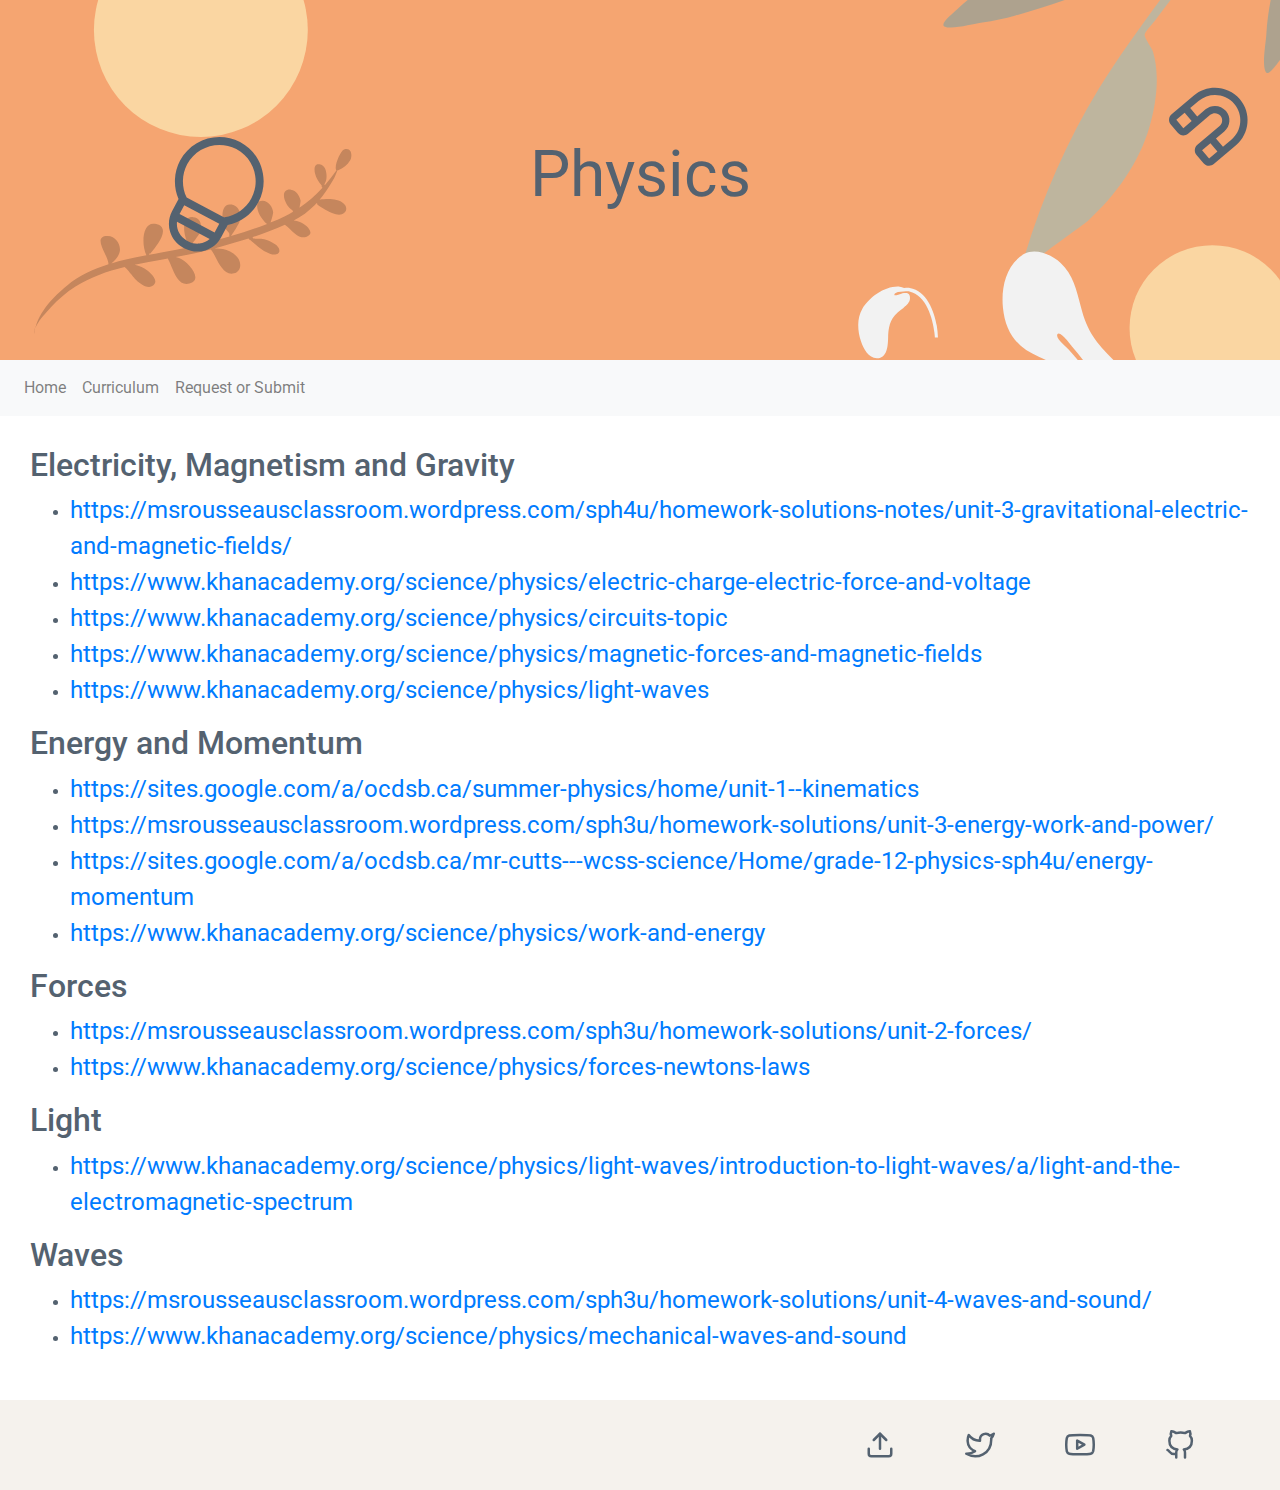
<file: physics.html>
<!DOCTYPE html>
<html lang="en" dir="ltr">
  <head>
    <meta charset="utf-8">
    <link rel="icon" type="image/png" href="assets/icons/favicon.svg"/>
    <link rel="stylesheet" type="text/css" href="assets/bootstrap/bootstrap.min.css">
    <link rel="stylesheet" type="text/css" href="subjectstyle.css">
    <link href="https://fonts.googleapis.com/css2?family=Roboto:wght@300;400;500;700&display=swap" rel="stylesheet">
    <title>Physics</title>
  </head>
  <body>
    <header style="background-image: url(assets/images/physicsheader.svg);">
      <h1>Physics</h1>
    </header>
    <nav class="navbar navbar-expand-lg navbar-light bg-light">
      <div class="collapse navbar-collapse" id="navbarNavDropdown">
        <ul class="navbar-nav">
          <li class="nav-item">
            <a class="nav-link" href="index.html">Home <span class="sr-only">(current)</span></a>
          </li>
          <li class="nav-item">
            <a class="nav-link" href="curriculum.html">Curriculum</a>
          </li>
          <li class="nav-item">
            <a class="nav-link" href="request.html">Request or Submit</a>
          </li>
        </ul>
      </div>
    </nav>
    <section>
        <div id="electricitymagnetismandgravity">
            <h2>Electricity, Magnetism and Gravity</h2>
            <ul>
                <li><a href="https://msrousseausclassroom.wordpress.com/sph4u/homework-solutions-notes/unit-3-gravitational-electric-and-magnetic-fields/">https://msrousseausclassroom.wordpress.com/sph4u/homework-solutions-notes/unit-3-gravitational-electric-and-magnetic-fields/</a></li>
                <li><a href="https://www.khanacademy.org/science/physics/electric-charge-electric-force-and-voltage">https://www.khanacademy.org/science/physics/electric-charge-electric-force-and-voltage</a></li>
                <li><a href="https://www.khanacademy.org/science/physics/circuits-topic">https://www.khanacademy.org/science/physics/circuits-topic</a></li>
                <li><a href="https://www.khanacademy.org/science/physics/magnetic-forces-and-magnetic-fields">https://www.khanacademy.org/science/physics/magnetic-forces-and-magnetic-fields</a></li>
                <li><a href="https://www.khanacademy.org/science/physics/light-waves">https://www.khanacademy.org/science/physics/light-waves</a></li>
            </ul>
        </div>
        <div id="energyandmomentum">
            <h2>Energy and Momentum</h2>
            <ul>
                <li><a href="https://sites.google.com/a/ocdsb.ca/summer-physics/home/unit-1--kinematics">https://sites.google.com/a/ocdsb.ca/summer-physics/home/unit-1--kinematics</a></li>
                <li><a href="https://msrousseausclassroom.wordpress.com/sph3u/homework-solutions/unit-3-energy-work-and-power/">https://msrousseausclassroom.wordpress.com/sph3u/homework-solutions/unit-3-energy-work-and-power/</a></li>
                <li><a href="https://sites.google.com/a/ocdsb.ca/mr-cutts---wcss-science/Home/grade-12-physics-sph4u/energy-momentum">https://sites.google.com/a/ocdsb.ca/mr-cutts---wcss-science/Home/grade-12-physics-sph4u/energy-momentum</a></li>
                <li><a href="https://www.khanacademy.org/science/physics/work-and-energy">https://www.khanacademy.org/science/physics/work-and-energy</a></li>
            </ul>
        </div>
        <div id="forces">
            <h2>Forces</h2>
            <ul>
                <li><a href="https://msrousseausclassroom.wordpress.com/sph3u/homework-solutions/unit-2-forces/">https://msrousseausclassroom.wordpress.com/sph3u/homework-solutions/unit-2-forces/</a></li>
                <li><a href="https://www.khanacademy.org/science/physics/forces-newtons-laws">https://www.khanacademy.org/science/physics/forces-newtons-laws</a></li>
            </ul>
        </div>
        <div id="light">
            <h2>Light</h2>
            <ul>
                <li><a href="https://www.khanacademy.org/science/physics/light-waves/introduction-to-light-waves/a/light-and-the-electromagnetic-spectrum">https://www.khanacademy.org/science/physics/light-waves/introduction-to-light-waves/a/light-and-the-electromagnetic-spectrum</a></li>
            </ul>
        </div>
        <div id="waves">
            <h2>Waves</h2>
            <ul>
                <li><a href="https://msrousseausclassroom.wordpress.com/sph3u/homework-solutions/unit-4-waves-and-sound/ ">https://msrousseausclassroom.wordpress.com/sph3u/homework-solutions/unit-4-waves-and-sound/</a></li>
                <li><a href="https://www.khanacademy.org/science/physics/mechanical-waves-and-sound">https://www.khanacademy.org/science/physics/mechanical-waves-and-sound</a></li>
            </ul>
        </div>
    </section>
    <footer>
        <div class="icons">
            <img src="assets/icons/upload.svg" alt="Upload" align="right"/>
            <img src="assets/icons/twitter.svg" alt="Twitter" align="right"/>
            <img src="assets/icons/youtube.svg" alt="YouTube" align="right"/>
            <img src="assets/icons/github.svg" alt="GitHub" align="right"/>
        </div>
    </footer>
  </body>
</html>
</file>
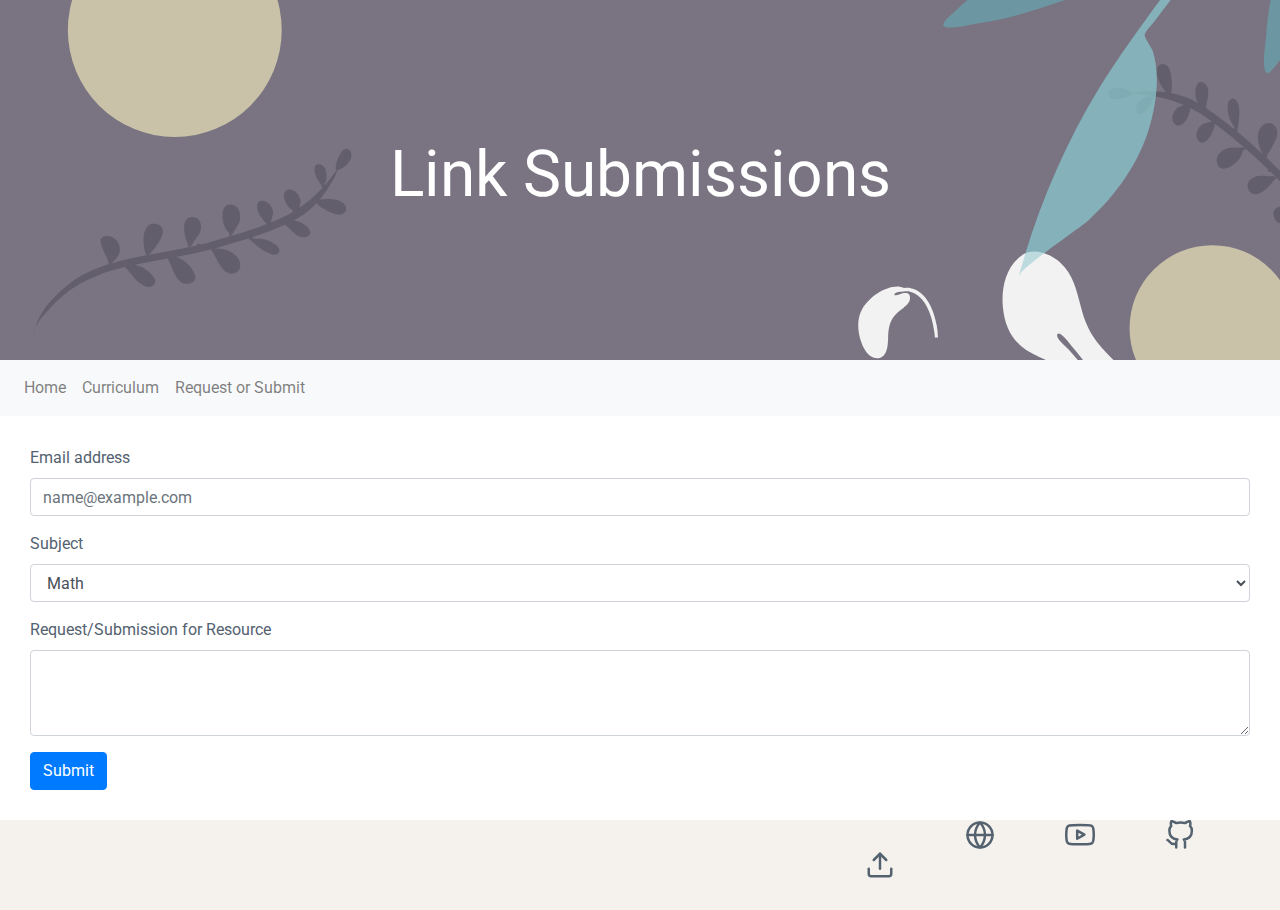
<file: request.html>
<!DOCTYPE html>
<html lang="en" dir="ltr">
  <head>
    <meta charset="utf-8">
    
    <link rel="icon" type="image/png" href="assets/icons/favicon.svg"/>
    <link rel="stylesheet" type="text/css" href="assets/bootstrap/bootstrap.min.css">
    <link rel="stylesheet" type="text/css" href="subjectstyle.css">

    <link href="https://fonts.googleapis.com/css2?family=Roboto:wght@300;400;500;700&display=swap" rel="stylesheet">
    <title>Link Submissions</title>
  </head>
  <body>
    <header style="background-image: url(assets/images/requestheader.svg);">
      <h1 style="color:white;">Link Submissions</h1>
    </header>

    <nav class="navbar navbar-expand-lg navbar-light bg-light">
      <div class="collapse navbar-collapse" id="navbarNavDropdown">
        <ul class="navbar-nav">
          <li class="nav-item">
            <a class="nav-link" href="index.html">Home <span class="sr-only">(current)</span></a>
          </li>
          <li class="nav-item">
            <a class="nav-link" href="curriculum.html">Curriculum</a>
          </li>
          <li class="nav-item">
            <a class="nav-link" href="request.html">Request or Submit</a>
          </li>
        </ul>
      </div>
    </nav>

    <section>
      <form>
  <div class="form-group">
    <label for="exampleFormControlInput1">Email address</label>
    <input type="email" class="form-control" id="exampleFormControlInput1" placeholder="name@example.com">
  </div>
  <div class="form-group">
    <label for="exampleFormControlSelect1">Subject</label>
    <select class="form-control" id="exampleFormControlSelect1">
      <option>Math</option>
      <option>Chemistry</option>
      <option>Biology</option>
      <option>Physics</option>
    </select>
  </div>

  <div class="form-group">
    <label for="exampleFormControlTextarea1">Request/Submission for Resource</label>
    <textarea class="form-control" id="exampleFormControlTextarea1" rows="3"></textarea>
  </div>
  <button type="submit" class="btn btn-primary">Submit</button>
</form>
    </section>
    <footer>
        <div class="icons">
            <img src="assets/icons/upload.svg" alt="Upload" align="right"/>
            <a href="https://www.un.org/sustainabledevelopment/education/"><img src="assets/icons/globe.svg" alt="World Health Organization SDG" align="right"/></a>
            <a href="#"><img src="assets/icons/youtube.svg" alt="YouTube" align="right"/></a>
            <a href="https://github.com/jaredjhe/CovED"><img src="assets/icons/github.svg" alt="GitHub" align="right"/></a>
        </div>
    </footer>
  </body>

  <script src="https://code.jquery.com/jquery-3.2.1.slim.min.js" integrity="sha384-KJ3o2DKtIkvYIK3UENzmM7KCkRr/rE9/Qpg6aAZGJwFDMVNA/GpGFF93hXpG5KkN" crossorigin="anonymous"></script>
  <script src="https://cdnjs.cloudflare.com/ajax/libs/popper.js/1.12.9/umd/popper.min.js" integrity="sha384-ApNbgh9B+Y1QKtv3Rn7W3mgPxhU9K/ScQsAP7hUibX39j7fakFPskvXusvfa0b4Q" crossorigin="anonymous"></script>
  <script src="assets/bootstrap/bootstrap.min.js"></script>

</html>
</file>
<file: main.css>
body {
    font-family: Roboto, Verdana, Geneva, sans-serif;
    color: #546270;
    margin: 0px 0px;
}

header {
    width: 100%;
    height: 40vh;
    background-image: url(assets/images/indexheadertest.svg);
    background-size: cover;
    display: flex;
    flex-direction: column;
    justify-content: center;
    align-items: center;
    text-align: center;
}

header h1 {
    font-size: 4rem;
    font-weight: 400;
    margin-bottom: 10px;
}

header p {
    font-size: 1.5rem;
    margin-top: 0px;
    margin-bottom: 50px;
}

section {
    width: 100%;
    height: 50vh;
    padding: 30px;
}

.select-forms {
    display: flex;
    flex-direction: row;
    justify-content: center;
    align-items: flex-end;
    margin-top: 60px;
    position: relative;
    right: 20px;
}

.form-group-subject, .form-group-province, .form-group-grade-level {
    width: 25%;
    display: flex;
    flex-direction: column;
    margin-right: 10px;
}

.btn {
    height: calc(1.5em + .75rem + 2px);
}

footer {
    background-color: #F5F2ED;
    width: 100%;
    height: 10vh;
}

.icons {
    width: 400px;
    height: 10vh;
    filter: invert(37%) sepia(36%) saturate(229%) hue-rotate(169deg) brightness(91%) contrast(90%);
    position: absolute;
    right: 0;
    display: flex;
    flex-direction: row;
    justify-content: space-around;
    margin-right: 50px;
}

.icons img {
    width: 30px;
}

.navbar-nav {
    float:none;
    margin:0 auto;
    display: block;
    text-align: center;
}

.navbar-nav > li {
    display: inline-block;
    float:none;
    padding-left: 100px;
}
</file>
<file: subjectstyle.css>
body {
    font-family: Roboto, Verdana, Geneva, sans-serif;
    color: #546270;
    margin: 0px 0px;
}

header {
    width: 100%;
    height: 40vh;
    background-size: cover;
    display: flex;
    flex-direction: column;
    justify-content: center;
    align-items: center;
    text-align: center;
}

header h1 {
    font-size: 4rem;
    font-weight: 400;
    margin-bottom: 10px;
}

section {
    padding: 30px;
}

section h2 {
    font-size: 2rem;
}

section ul li a {
    font-size: 1.5rem;
}

footer {
    background-color: #F5F2ED;
    width: 100%;
    height: 10vh;
    bottom: 0;
}

.icons {
    width: 400px;
    height: 10vh;
    filter: invert(37%) sepia(36%) saturate(229%) hue-rotate(169deg) brightness(91%) contrast(90%);
    position: absolute;
    right: 0;
    display: flex;
    flex-direction: row;
    justify-content: space-around;
    margin-right: 50px;
}

.icons img {
    width: 30px;
}
</file>
<file: curriculum.css>
body {
    font-family: Roboto, Verdana, Geneva, sans-serif;
    color: #546270;
    margin: 0px 0px;
}

header {
  width: 100%;
  height: 40vh;
  background-image: url(assets/images/curriculumrequirementsheader.svg);
  background-size: cover;
  display: flex;
  flex-direction: column;
  justify-content: center;
  align-items: center;
  text-align: center;
}

header h1 {
    font-size: 4rem;
    font-weight: 400;
    margin-bottom: 10px;
    color: #FFFFFF;
}

header p {
    font-size: 1.5rem;
    margin-top: 0px;
    margin-bottom: 50px;
}

section {
    padding: 30px;
}

section .row {
    margin-bottom: 80px;
}

section .button-line {
    margin-bottom: 20px;
}

section p {
    margin-top: 15px;
    margin-bottom: 0px;
    font-weight: bold;
}

.select-forms {
    display: flex;
    justify-content: center;
}

.form-group-province, .form-group-grade-level {
    display: flex;
    flex-direction: column;
    width: 25%;
    margin-left: 10px;
}

footer {
    background-color: #F5F2ED;
    width: 100%;
    height: 10vh;
    bottom: 0;
    position: relative;
}

.icons {
    width: 400px;
    height: 10vh;
    filter: invert(37%) sepia(36%) saturate(229%) hue-rotate(169deg) brightness(91%) contrast(90%);
    position: absolute;
    right: 0;
    display: flex;
    flex-direction: row;
    justify-content: space-around;
    margin-right: 50px;
}

.icons img {
    width: 30px;
}

.chemistry {
    background-color: #ed6f68;
    color: white;
    padding: 10px 10px;
    text-align: center;
    text-decoration: none;
    display: inline-block;
    border-radius: 2.5px;
    line-height: 1;
    margin: 2.5px;
  }

.chemistry:hover {
    background-color: #FFFFFF;
    border: 2.5px solid #ed6f68;
    color: #546270;
    transition: all 0.25s;
    cursor: pointer;
}

.math {
    background-color: #8a9AED;
    color: white;
    padding: 10px 10px;
    text-align: center;
    text-decoration: none;
    display: inline-block;
    border-radius: 2.5px;
    line-height: 1;
    margin: 2.5px;
}

.math:hover {
    background-color: #FFFFFF;
    border: 2.5px solid #8a9aed;
    color: #546270;
    transition: all 0.25s;
    cursor: pointer;
}

.physics {
    background-color: #4592d1;
    color: white;
    padding: 10px 10px;
    text-align: center;
    text-decoration: none;
    display: inline-block;
    border-radius: 2.5px;
    line-height: 1;
    margin: 2.5px;
}

.physics:hover {
    background-color: #FFFFFF;
    border: 2.5px solid #4592d1;
    color: #546270;
    transition: all 0.25s;
    cursor: pointer;
}

.biology {
    background-color: #77c79f;
    color: white;
    padding: 10px 10px;
    text-align: center;
    text-decoration: none;
    display: inline-block;
    border-radius: 2.5px;
    line-height: 1;
    margin: 2.5px;
}

.biology:hover {
    background-color: #FFFFFF;
    border: 2.5px solid #77c79f;
    color: #546270;
    transition: all 0.25s;
    cursor: pointer;
  }

  .navbar-nav {
      float:none;
      margin:0 auto;
      display: block;
      text-align: center;
  }

  .navbar-nav > li {
      display: inline-block;
      float:none;
      padding-left: 100px;
  }
</file>
